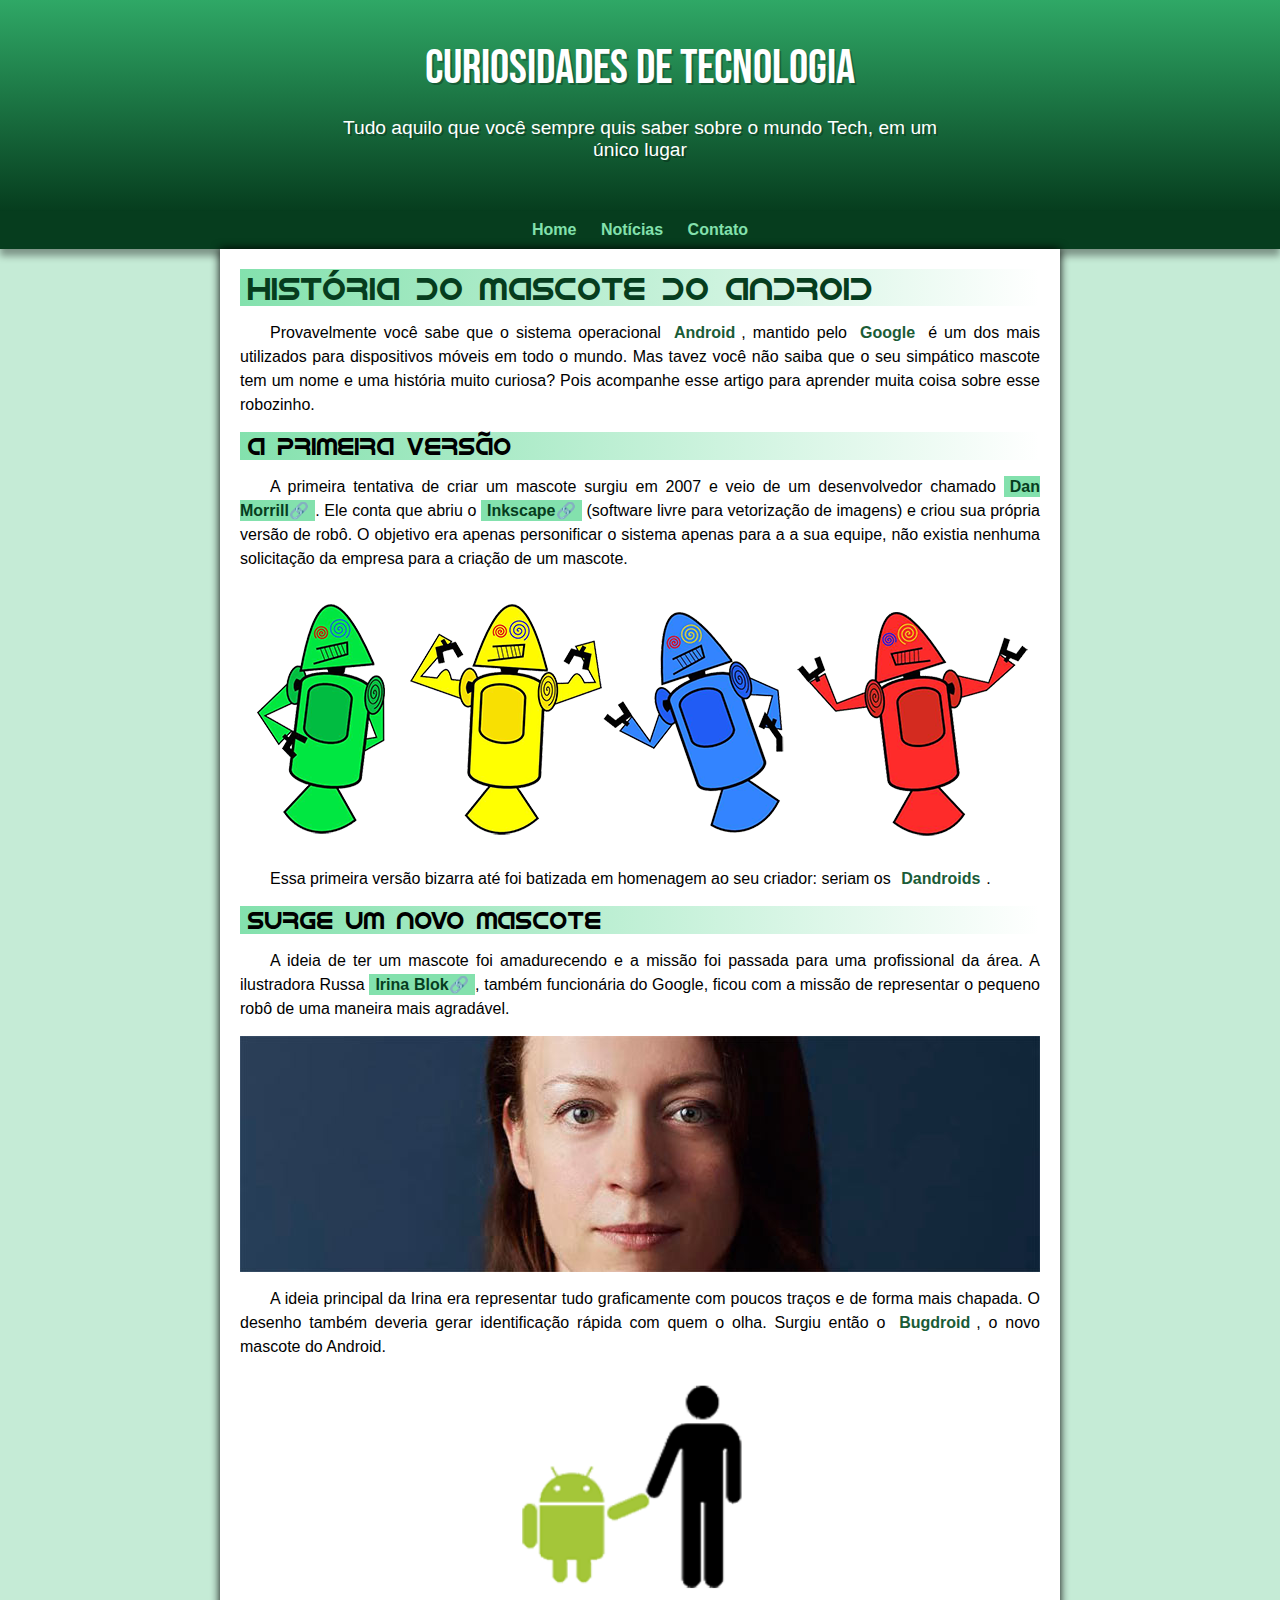
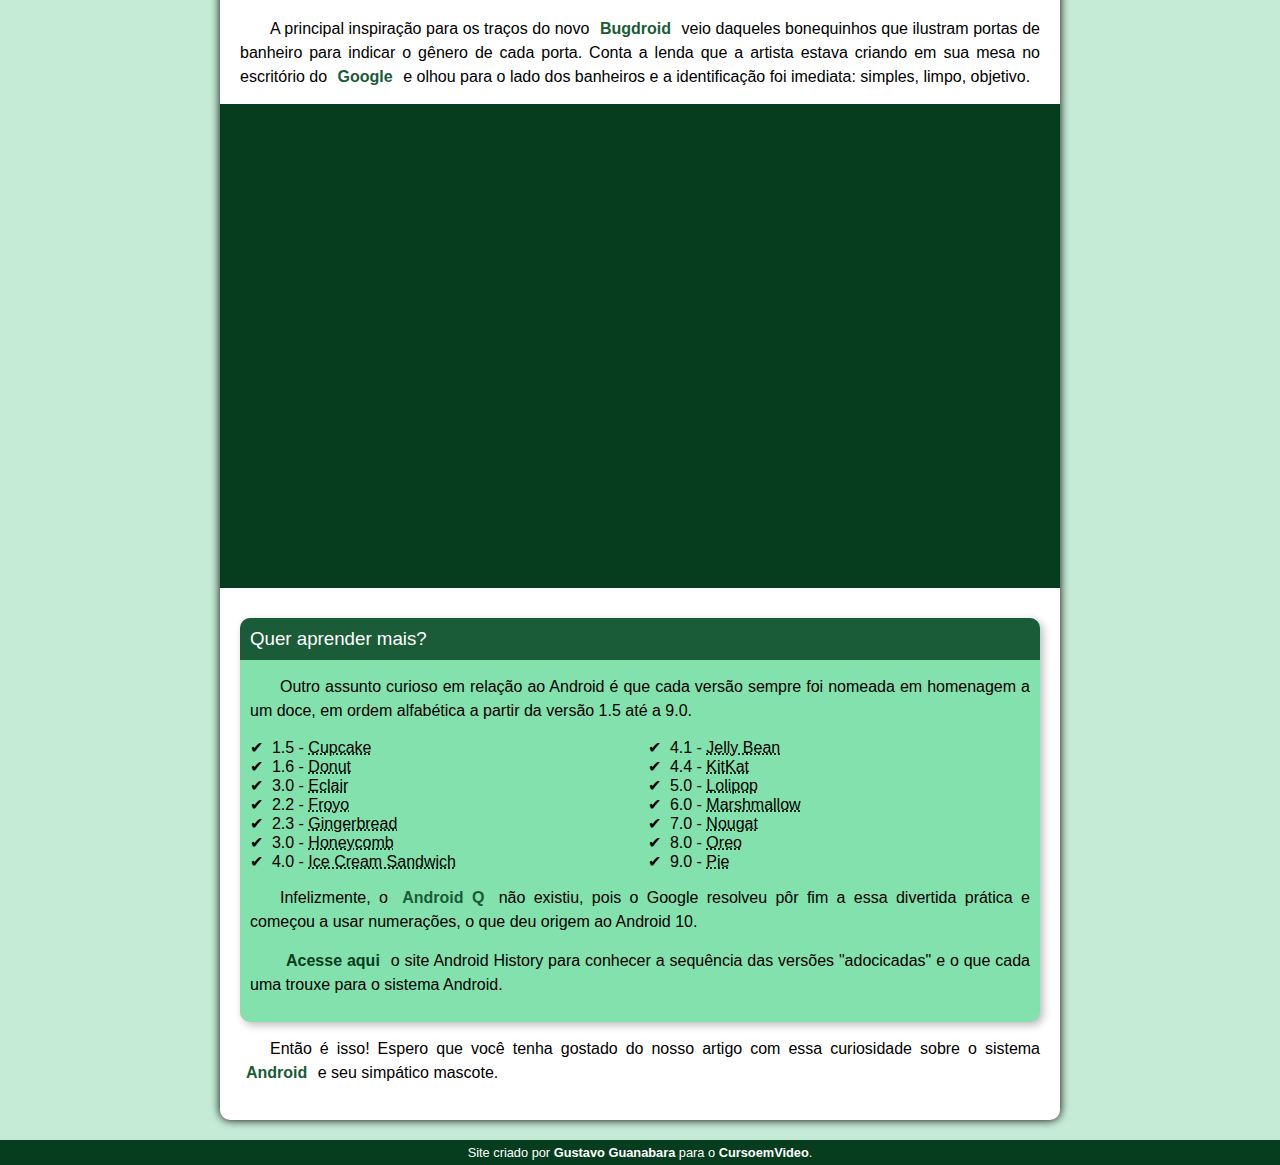
<file: projeto-android/index.html>
<!DOCTYPE html>
<html lang="en">
<head>
    <meta charset="UTF-8">
    <meta http-equiv="X-UA-Compatible" content="IE=edge">
    <meta name="viewport" content="width=device-width, initial-scale=1.0">
    <title>Desafio 10</title>
    <link rel="stylesheet" href="style.css">
    <link rel="shortcut icon" href="favicon.ico" type="image/x-icon">
</head>
<body>
    <header>
        <h1>Curiosidades de Tecnologia</h1>
        <p>Tudo aquilo que você sempre quis saber sobre o mundo Tech, em um único lugar</p>
    </header>
    <nav>
        <a href="#">Home</a>
        <a href="#">Notícias</a>
        <a href="#">Contato</a>
    </nav>
    <main>
        <article>
            <h1>História do Mascote do Android</h1>
            
            <p>Provavelmente você sabe que o sistema operacional <strong>Android</strong>, mantido pelo <strong>Google</strong> é um dos mais utilizados para dispositivos móveis em todo o mundo. Mas tavez você não saiba que o seu simpático mascote tem um nome e uma história muito curiosa? Pois acompanhe esse artigo para aprender muita coisa sobre esse robozinho.</p>

            <h2>A primeira versão</h2>

            <p>A primeira tentativa de criar um mascote surgiu em 2007 e veio de um desenvolvedor chamado <a href="https://androidcommunity.com/dan-morrill-shows-us-the-android-mascot-that-almost-was-20130103/" target="_blank" class="externo">Dan Morrill</a>. Ele conta que abriu o <a href="https://inkscape.org/" target="_blank" class="externo">Inkscape</a> (software livre para vetorização de imagens) e criou sua própria versão de robô. O objetivo era apenas personificar o sistema apenas para a a sua equipe, não existia nenhuma solicitação da empresa para a criação de um mascote.</p>

            <picture>
                <source media="(max-width: 600px)" srcset="imagens/dan-droids-pq.png">
                <img src="imagens/dan-droids.png" alt="Dandroids, primeira versão do Android">
            </picture>

            <p>Essa primeira versão bizarra até foi batizada em homenagem ao seu criador: seriam os <strong>Dandroids</strong>.</p>

            <h2>Surge um novo mascote</h2>

            <p>A ideia de ter um mascote foi amadurecendo e a missão foi passada para uma profissional da área. A ilustradora Russa <a href="https://www.irinablok.com/" target="_blank" class="externo">Irina Blok</a>, também funcionária do Google, ficou com a missão de representar o pequeno robô de uma maneira mais agradável.</p>

            <picture>
                <source media="(max-width: 600px)" srcset="imagens/irina-blok-pq.jpg">
                <img src="imagens/irina-blok.jpg" alt="Irina Blok, criadora do Android">
            </picture>

            <p>A ideia principal da Irina era representar tudo graficamente com poucos traços e de forma mais chapada. O desenho também deveria gerar identificação rápida com quem o olha. Surgiu então o <strong>Bugdroid</strong>, o novo mascote do Android.</p>

            <picture>
                <img  class="imgbugdroid" src="imagens/bugdroid.png" alt="Bugdroid, versão atual do Android">
            </picture>

            <p>A principal inspiração para os traços do novo <strong>Bugdroid</strong> veio daqueles bonequinhos que ilustram portas de banheiro para indicar o gênero de cada porta. Conta a lenda que a artista estava criando em sua mesa no escritório do <strong>Google</strong> e olhou para o lado dos banheiros e a identificação foi imediata: simples, limpo, objetivo.</p>

            <div class="video">
                <iframe width="560" height="315" src="https://www.youtube.com/embed/l2UDgpLz20M" title="YouTube video player" frameborder="0" allow="accelerometer; autoplay; clipboard-write; encrypted-media; gyroscope; picture-in-picture" allowfullscreen></iframe>
            </div>
            
            <aside>
                <h3>Quer aprender mais?</h3>
                <p>Outro assunto curioso em relação ao Android é que cada versão sempre foi nomeada em homenagem a um doce, em ordem alfabética a partir da versão 1.5 até a 9.0.</p>
                <ul>
                    <li>1.5 - <abbr title="Bolo de Copo">Cupcake</abbr></li>
                    <li>1.6 - <abbr title="Rosquinha">Donut</abbr></li>
                    <li>3.0 - <abbr title="Bomba">Eclair</abbr></li>
                    <li>2.2 - <abbr title="Iogurte Congelado">Froyo</abbr></li>
                    <li>2.3 - <abbr title="Biscoito de Gengibre">Gingerbread</abbr></li>
                    <li>3.0 - <abbr title="Favo de Mel">Honeycomb</abbr></li>
                    <li>4.0 - <abbr title="Sanduiche de Sorvete">Ice Cream Sandwich</abbr></li>
                    <li>4.1 - <abbr title="Jujuba">Jelly Bean</abbr></li>
                    <li>4.4 - <abbr title="KitKat">KitKat</abbr></li>
                    <li>5.0 - <abbr title="Pirulito">Lolipop</abbr></li>
                    <li>6.0 - <abbr title="Marshmallow">Marshmallow</abbr></li>
                    <li>7.0 - <abbr title="Torrone">Nougat</abbr></li>
                    <li>8.0 - <abbr title="Oreo">Oreo</abbr></li>
                    <li>9.0 - <abbr title="Torta">Pie</abbr></li>
                </ul>
                <p>Infelizmente, o <strong>Android Q</strong> não existiu, pois o Google resolveu pôr fim a essa divertida prática e começou a usar numerações, o que deu origem ao Android 10.</p>
                <p><a href="https://pt.wikipedia.org/wiki/Hist%C3%B3rico_de_vers%C3%B5es_do_Android" target="_blank">Acesse aqui</a> o site Android History para conhecer a sequência das versões "adocicadas" e o que cada uma trouxe para o sistema Android.</p>
            </aside>

            <p>Então é isso! Espero que você tenha gostado do nosso artigo com essa curiosidade sobre o sistema <strong>Android</strong> e seu simpático mascote.</p>
        </article>
    </main>
    <footer>
        <p>Site criado por <a href="https://gustavoguanabara.github.io/" target="_blank">Gustavo Guanabara</a> para o <a href="https://www.youtube.com/c/CursoemV%C3%ADdeo">CursoemVideo</a>.</p>
    </footer>
</body>
</html>
</file>
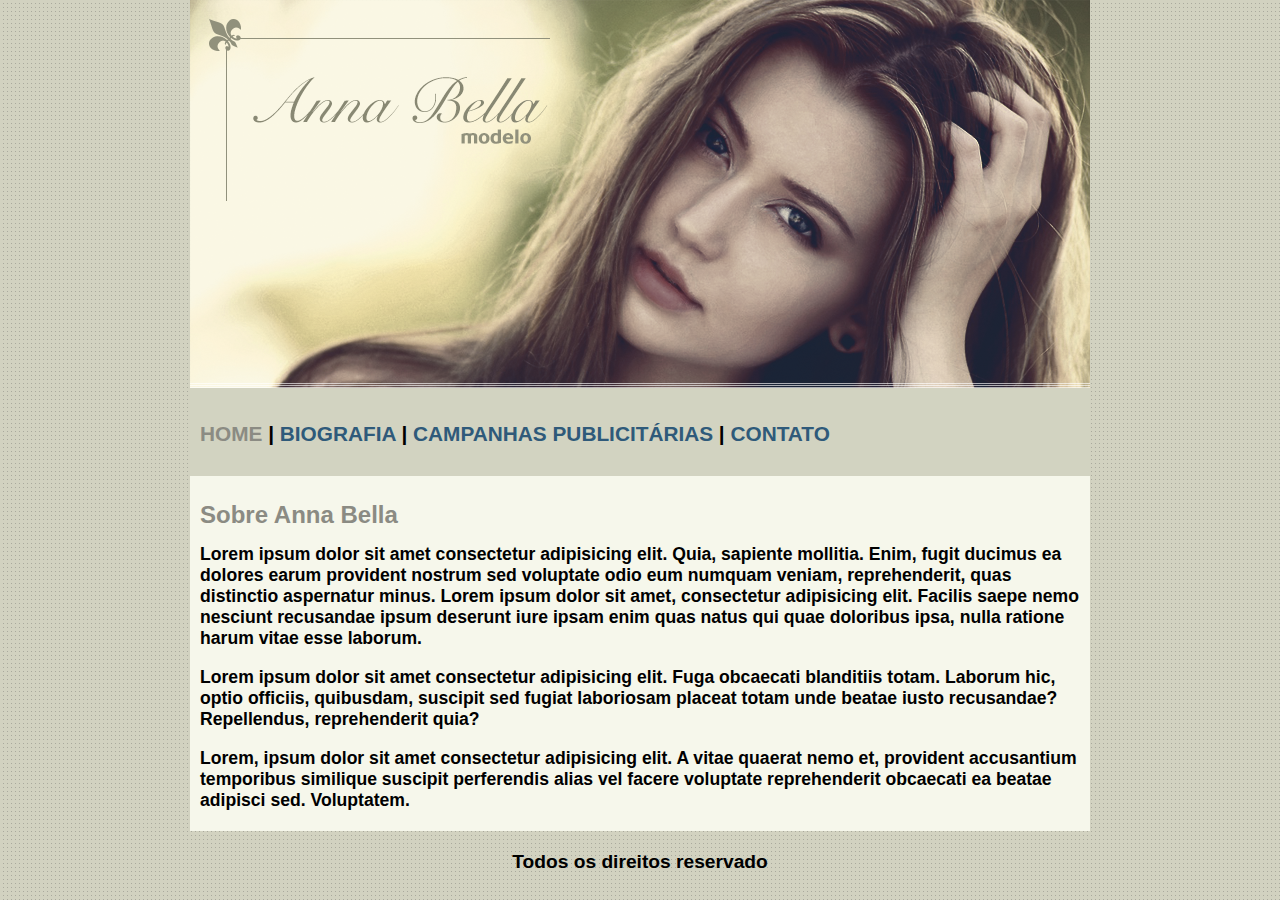
<file: projeto-annabella/index.html>
<!DOCTYPE html>
<html lang="en">
<head>
    <meta charset="UTF-8">
    <meta http-equiv="X-UA-Compatible" content="IE=edge">
    <meta name="viewport" content="width=device-width, initial-scale=1.0">
    <title>Pagina Principal</title>
    <link rel="stylesheet" href="style.css">
</head>
<body id="home">
    <header>
        <img src="imagens/capa.png" alt="Anna Bella">
        <nav>
            <a href="#" class="home">HOME</a> |
            <a href="biografia.html" class="bio">BIOGRAFIA</a> |
            <a href="campanhas.html" class="campanhas">CAMPANHAS PUBLICITÁRIAS</a> |
            <a href="contato.html" class="contato">CONTATO</a>
        </nav>
    </header>
    <main>
        <h2>Sobre Anna Bella</h2>
        <p>Lorem ipsum dolor sit amet consectetur adipisicing elit. Quia, sapiente mollitia. Enim, fugit ducimus ea dolores earum provident nostrum sed voluptate odio eum numquam veniam, reprehenderit, quas distinctio aspernatur minus. Lorem ipsum dolor sit amet, consectetur adipisicing elit. Facilis saepe nemo nesciunt recusandae ipsum deserunt iure ipsam enim quas natus qui quae doloribus ipsa, nulla ratione harum vitae esse laborum.</p>
        <br>
        <p>Lorem ipsum dolor sit amet consectetur adipisicing elit. Fuga obcaecati blanditiis totam. Laborum hic, optio officiis, quibusdam, suscipit sed fugiat laboriosam placeat totam unde beatae iusto recusandae? Repellendus, reprehenderit quia?</p>
        <br>
        <p>Lorem, ipsum dolor sit amet consectetur adipisicing elit. A vitae quaerat nemo et, provident accusantium temporibus similique suscipit perferendis alias vel facere voluptate reprehenderit obcaecati ea beatae adipisci sed. Voluptatem.</p>
    </main>
    <footer>Todos os direitos reservado</footer>
</body>
</html>
</file>
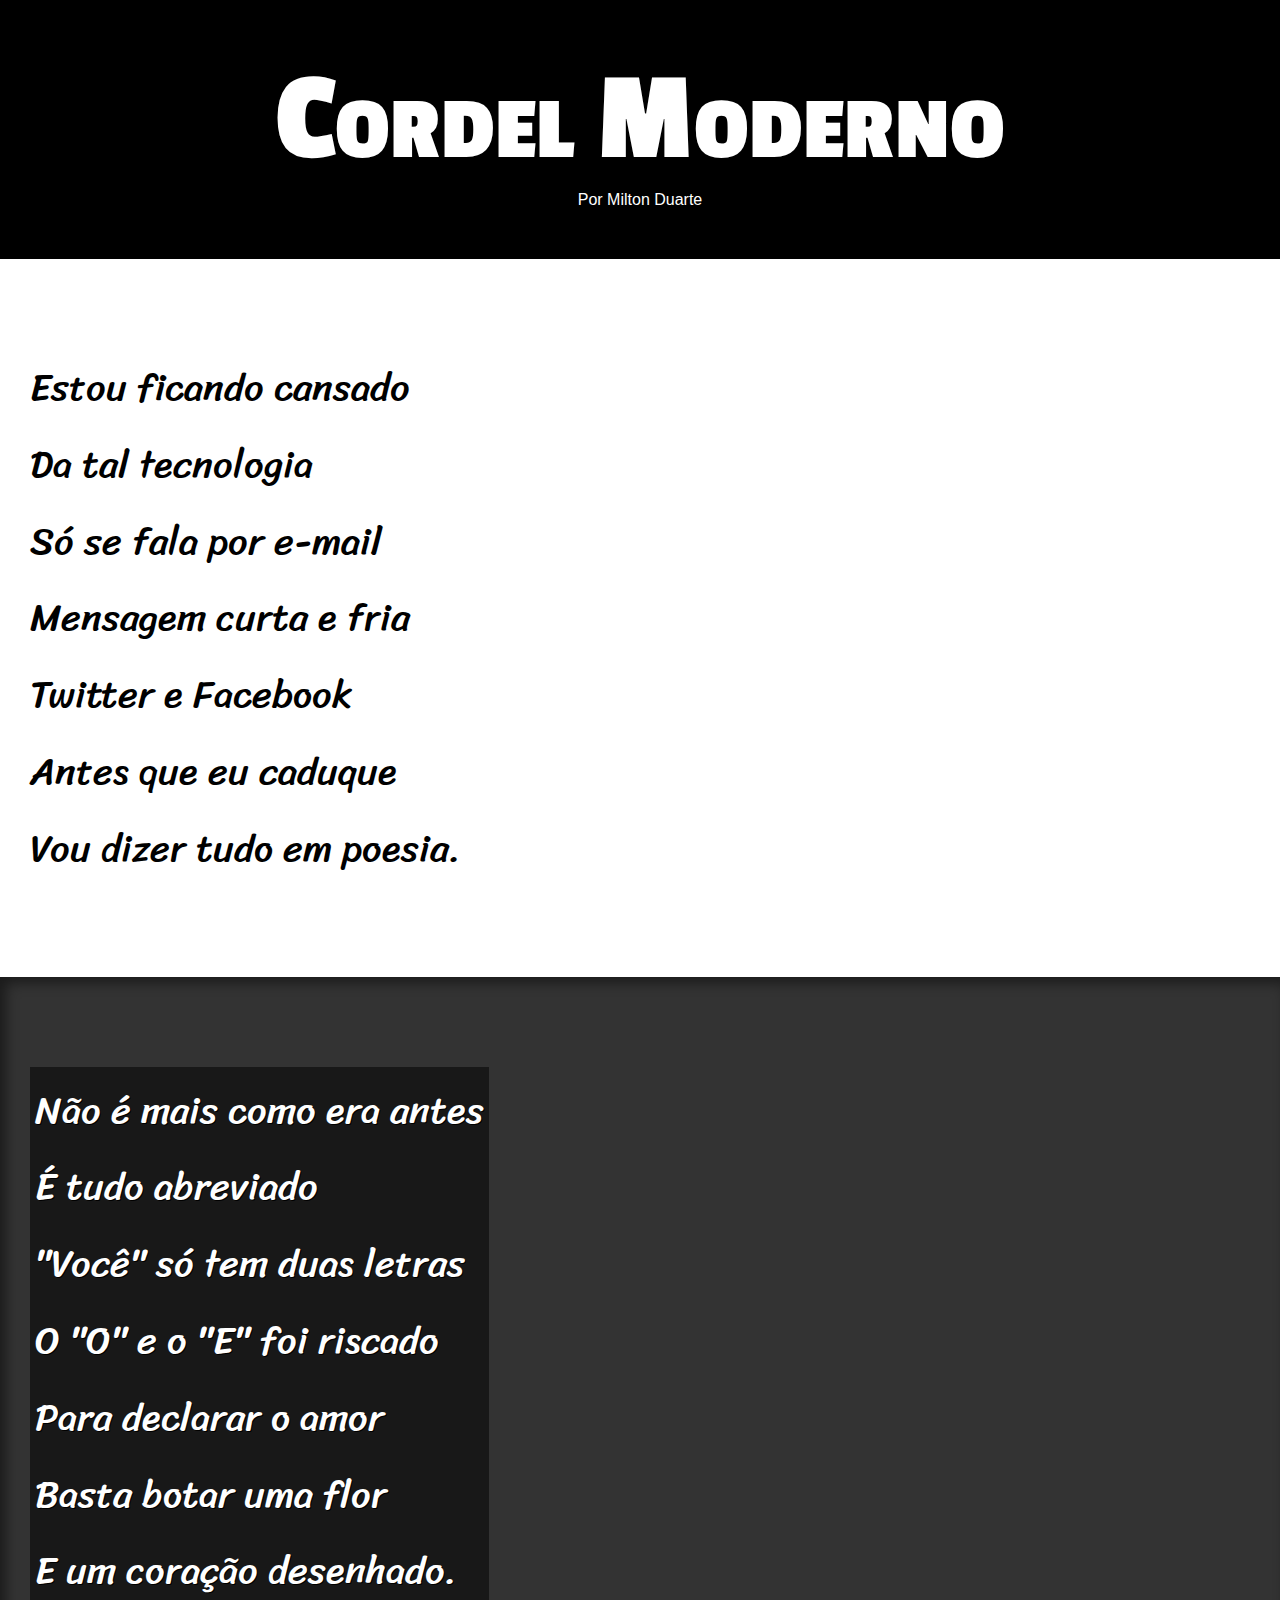
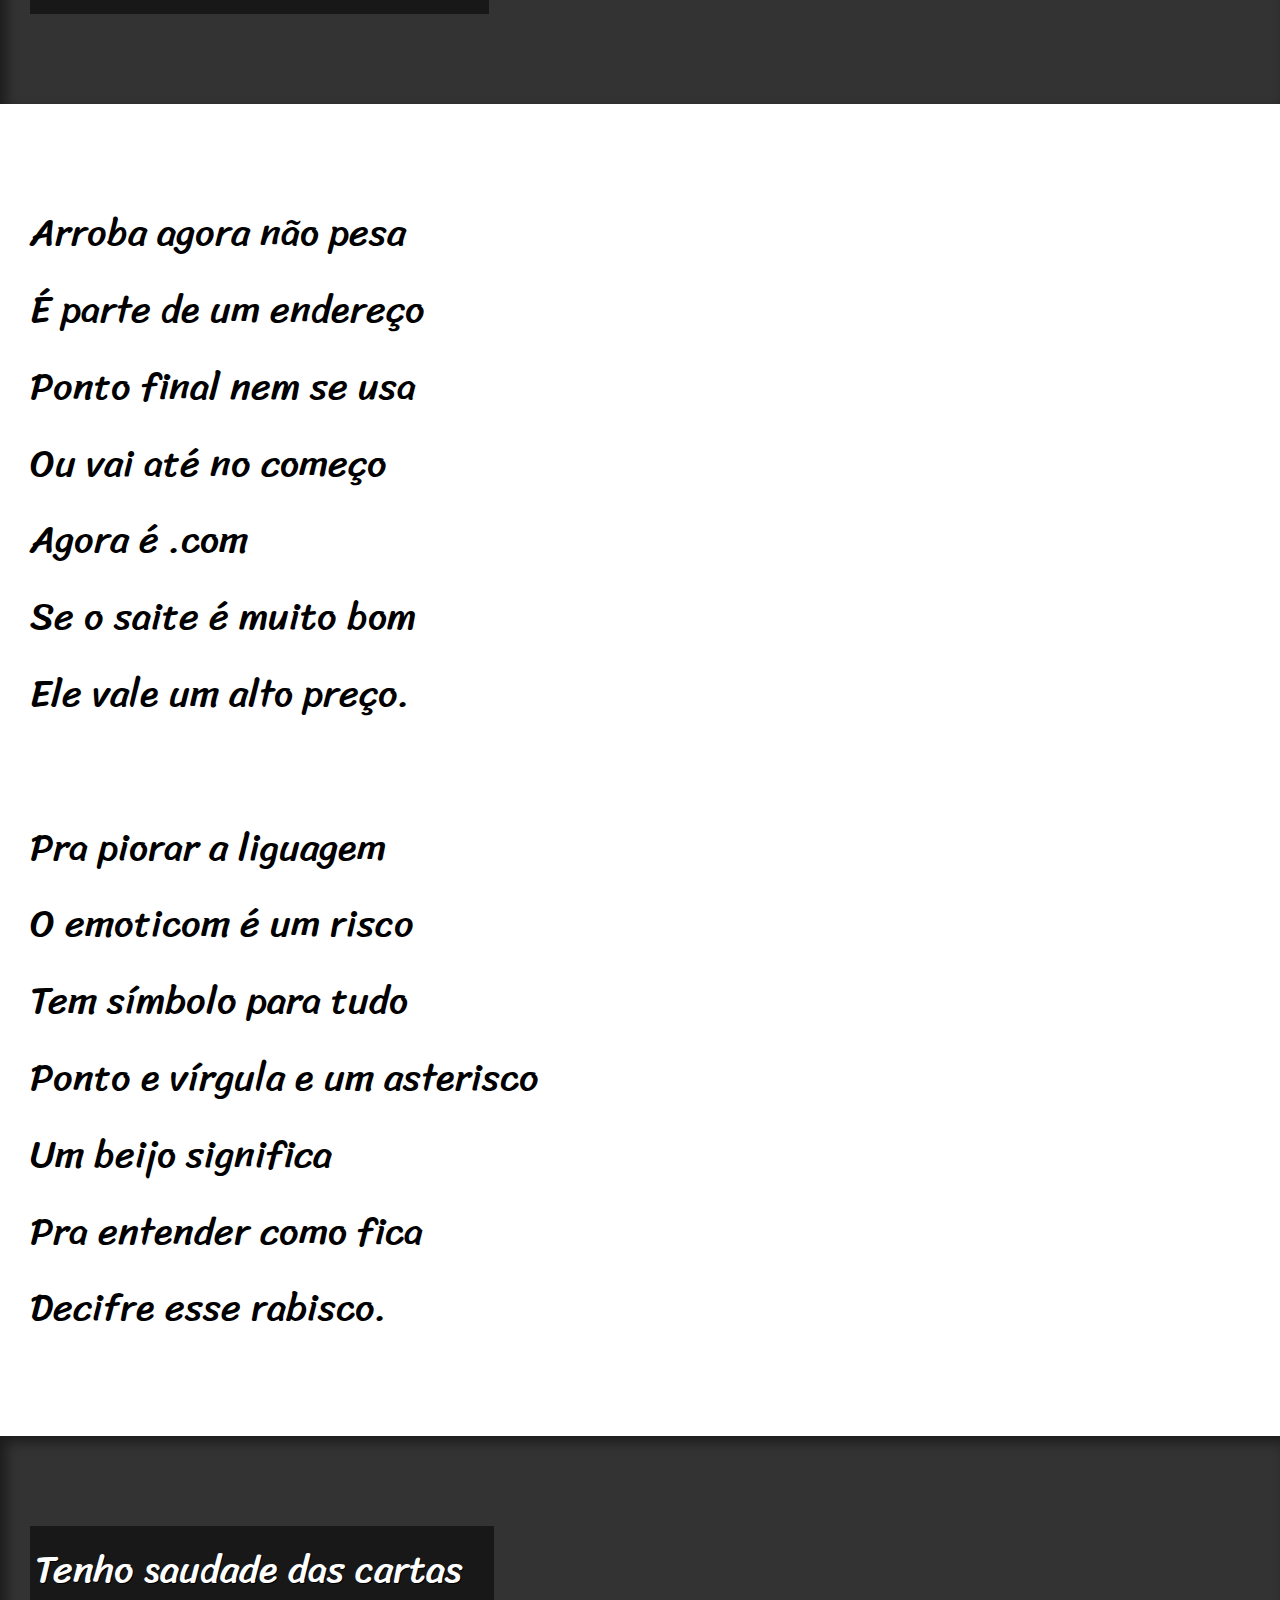
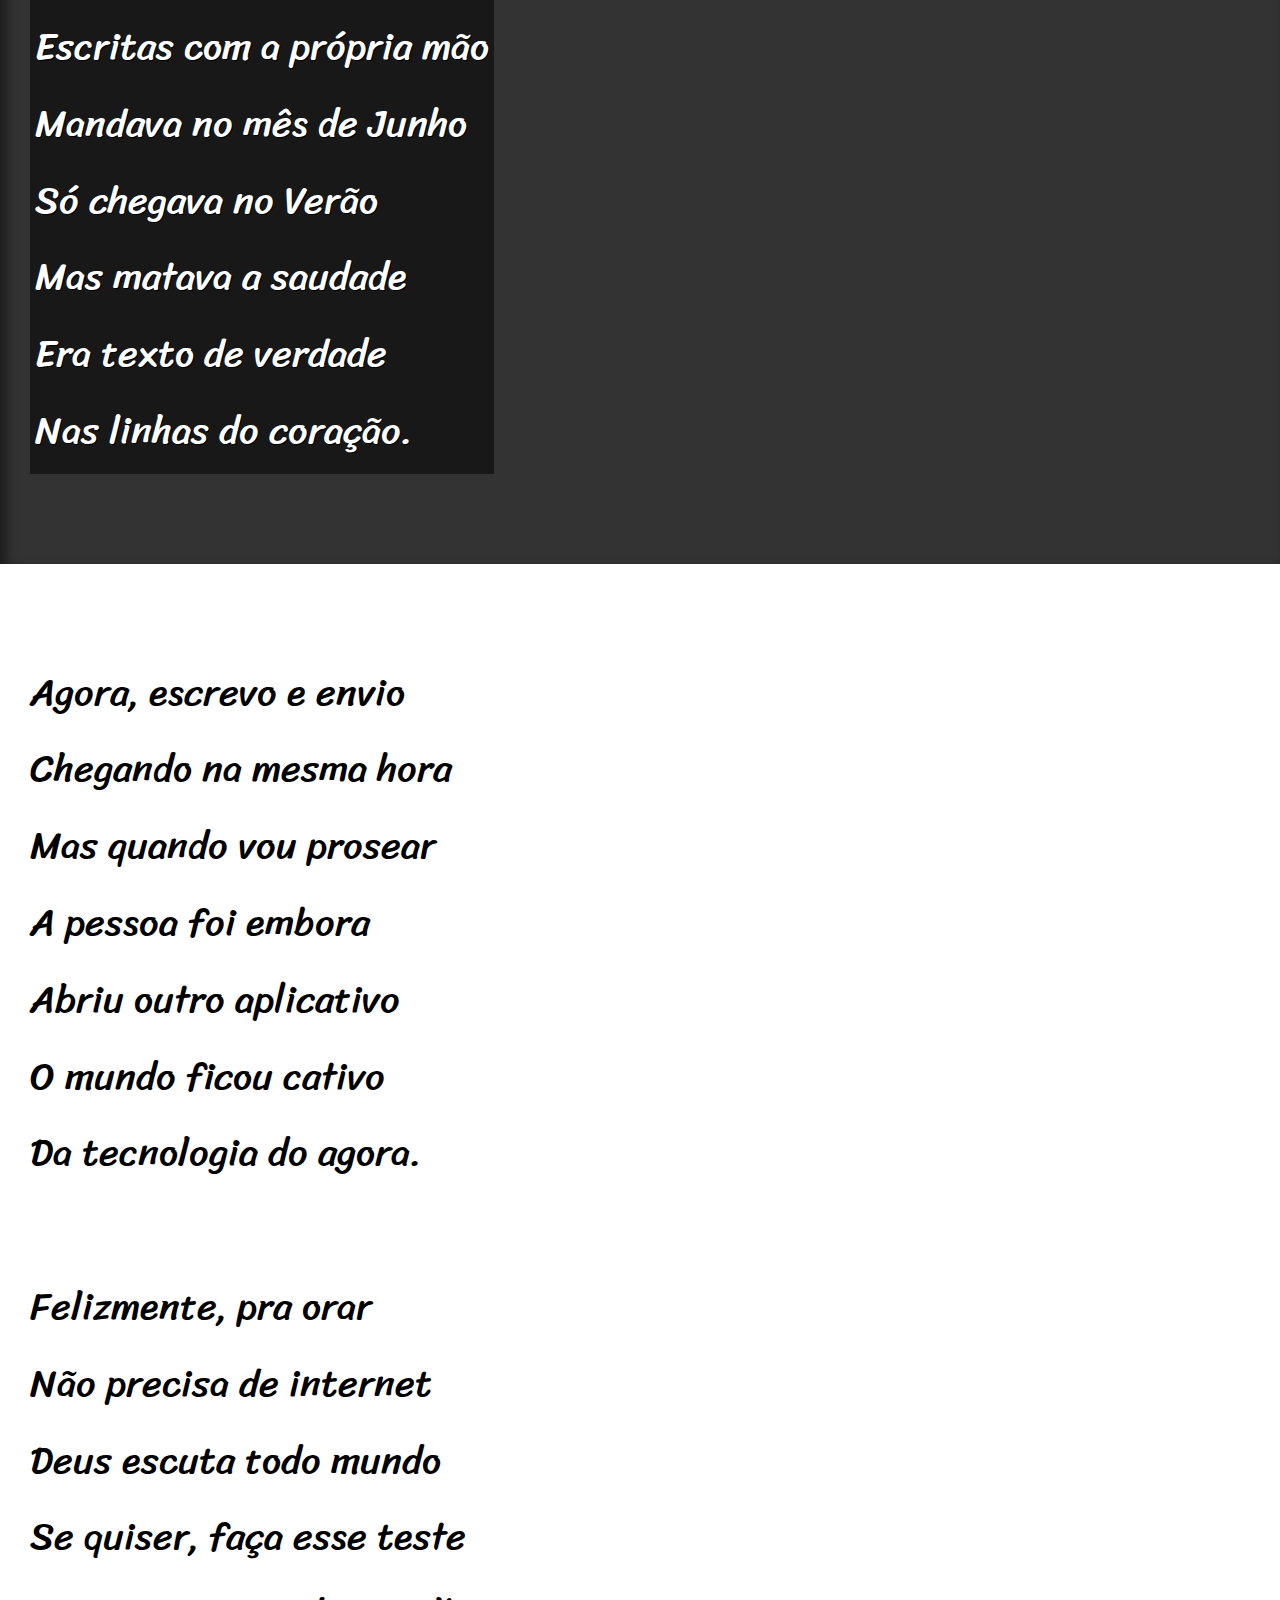
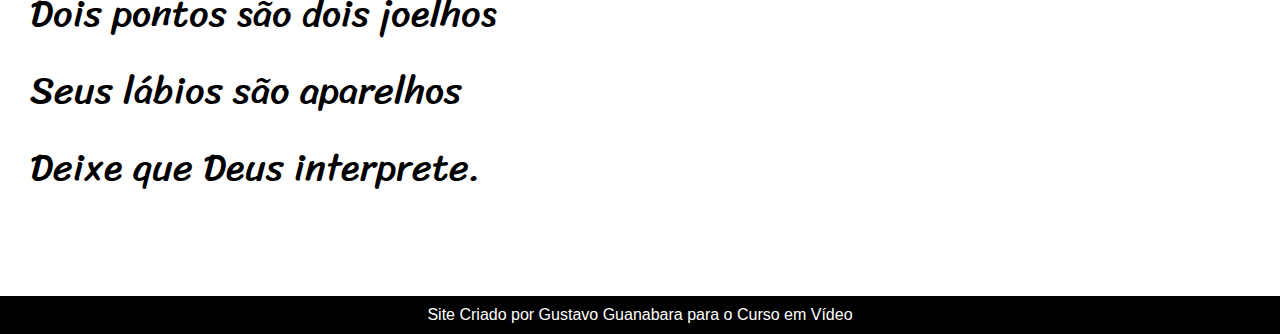
<file: projeto-cordel/index.html>
<!DOCTYPE html>
<html lang="pt-br">
<head>
    <meta charset="UTF-8">
    <meta http-equiv="X-UA-Compatible" content="IE=edge">
    <meta name="viewport" content="width=device-width, initial-scale=1.0">
    <title>Cordel Moderno</title>
    <link rel="stylesheet" href="style.css">
</head>
<body>
    <main>
        <header>
            <h1>Cordel Moderno</h1>
            <p>Por <a href="https://www.recantodasletras.com.br/poesias/3186743" target="_blank">Milton Duarte</a></p>
        </header>
       
        <section class="normal">
            <p>
                Estou ficando cansado<br>
                Da tal tecnologia<br>
                Só se fala por e-mail<br>
                Mensagem curta e fria<br>
                Twitter e Facebook<br>
                Antes que eu caduque<br>
                Vou dizer tudo em poesia.<br>
            </p>
        </section>

        <section class="imagem" id="img01">
            <p>
                Não é mais como era antes<br>
                É tudo abreviado<br>
                "Você" só tem duas letras<br>
                O "O" e o "E" foi riscado<br>
                Para declarar o amor<br>
                Basta botar uma flor<br>
                E um coração desenhado.<br>
            </p>
        </section>

        <section class="normal">
            <p>
                Arroba agora não pesa<br>
                É parte de um endereço<br>
                Ponto final nem se usa<br>
                Ou vai até no começo<br>
                Agora é .com<br>
                Se o saite é muito bom<br>
                Ele vale um alto preço.<br>
            </p>
            <br>
            <p>
                Pra piorar a liguagem<br>
                O emoticom é um risco<br>
                Tem símbolo para tudo<br>
                Ponto e vírgula e um asterisco<br>
                Um beijo significa<br>
                Pra entender como fica<br>
                Decifre esse rabisco.<br>
            </p>
        </section>

        <section class="imagem"id="img02">
            <p>
                Tenho saudade das cartas<br>
                Escritas com a própria mão<br>
                Mandava no mês de Junho<br>
                Só chegava no Verão<br>
                Mas matava a saudade<br>
                Era texto de verdade<br>
                Nas linhas do coração.<br>
            </p>
        </section>

        <section class="normal">
            <p>
                Agora, escrevo e envio<br>
                Chegando na mesma hora<br>
                Mas quando vou prosear<br>
                A pessoa foi embora<br>
                Abriu outro aplicativo<br>
                O mundo ficou cativo<br>
                Da tecnologia do agora.<br>
            </p>
            <br>
            <p>
                Felizmente, pra orar<br>
                Não precisa de internet<br>
                Deus escuta todo mundo<br>
                Se quiser, faça esse teste<br>
                Dois pontos são dois joelhos<br>
                Seus lábios são aparelhos<br>
                Deixe que Deus interprete.<br>
            </p>
        </section>
    </main>
    <footer>
        <p>Site Criado por Gustavo Guanabara para o Curso em Vídeo</p>
    </footer>
</body>
</html>
</file>
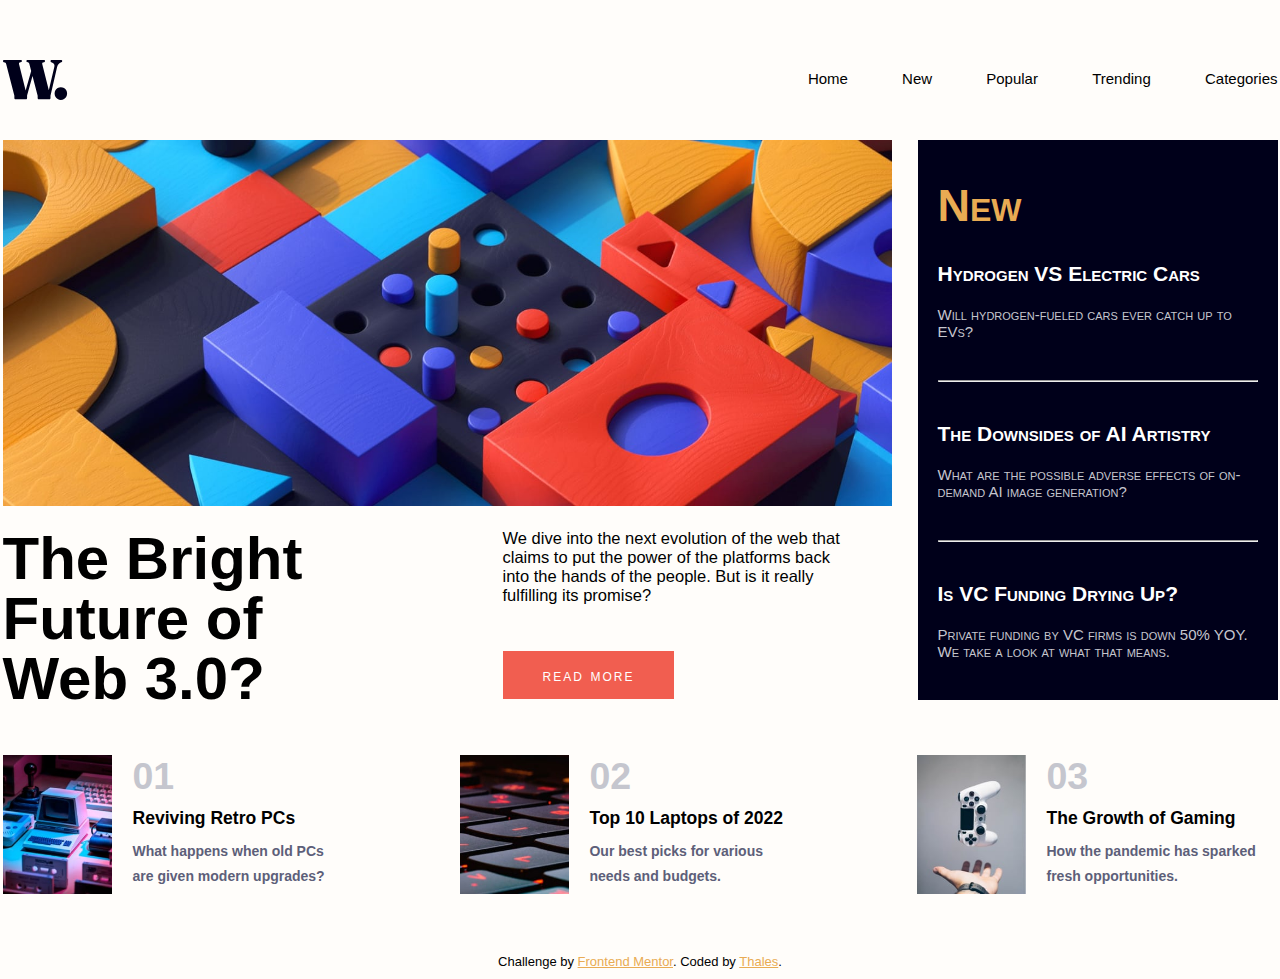
<file: projeto-newshomepage/index.html>
<!DOCTYPE html>
<html lang="en">
<head>
  <meta charset="UTF-8">
  <meta name="viewport" content="width=device-width, initial-scale=1.0">
  <link rel="shortcut icon" href="./assets/images/favicon.ico" type="image/x-icon">
  <link rel="stylesheet" href="style.css">
  <title>Frontend Mentor | News homepage</title>
</head>
<body>
  <header>
    <img src="./assets/images/logo.svg" alt="">
    <nav>
      <a href="#">Home</a>
      <a href="#">New</a>
      <a href="#">Popular</a>
      <a href="#">Trending</a>
      <a href="#">Categories</a>
    </nav>
    <div class="clear"></div>
  </header>
  <main>
    <div class="main1">
      <img src="./assets/images/image-web-3-desktop.jpg" alt="">
      
      <div class="main1-2">
        <h2>The Bright Future of Web 3.0?</h2>
      </div>
      
      <div class="main1-2 kop">
        <p>
          We dive into the next evolution of the web that claims to put the power of the platforms back into the hands of the people.
          But is it really fulfilling its promise?
        </p>
        
        <a href="">read more</a>
      </div>
    </div>
    <div class="news1">
      <h1>New</h1>

      <h2>Hydrogen VS Electric Cars</h2>
      <p>Will hydrogen-fueled cars ever catch up to EVs?</p>
      
      <hr>
        
      <h2>The Downsides of AI Artistry</h2>
      <p>What are the possible adverse effects of on-demand AI image generation?</p>
      
      <hr>
       
      <h2>Is VC Funding Drying Up?</h2>
      <p>Private funding by VC firms is down 50% YOY. We take a look at what that means.</p>
    </div>
    <div class="side1">
      <div class="side1-2 kip">
        <img src="./assets/images/image-retro-pcs.jpg" alt="">
        <h2>01</h2>
        <h3>Reviving Retro PCs</h3>
        <p>What happens when old PCs are given modern upgrades?</p>
      </div>
      
      <div class="side1-2 kip">
        <img src="./assets/images/image-top-laptops.jpg" alt="">
        <h2>02</h2>
        <h3>Top 10 Laptops of 2022</h3>
        <p>Our best picks for various needs and budgets.</p>
      </div>
      
      <div class="side1-2">
        <img src="./assets/images/image-gaming-growth.jpg" alt="">
        <h2>03</h2>
        <h3>The Growth of Gaming</h3>
        <p>How the pandemic has sparked fresh opportunities.</p>
      </div>
    </div>

    <div class="clear"></div>
  </main>
  <footer>
    Challenge by <a href="https://www.frontendmentor.io?ref=challenge" target="_blank">Frontend Mentor</a>. 
    Coded by <a href="#">Thales</a>.
  </footer>
</body>
</html>
</file>
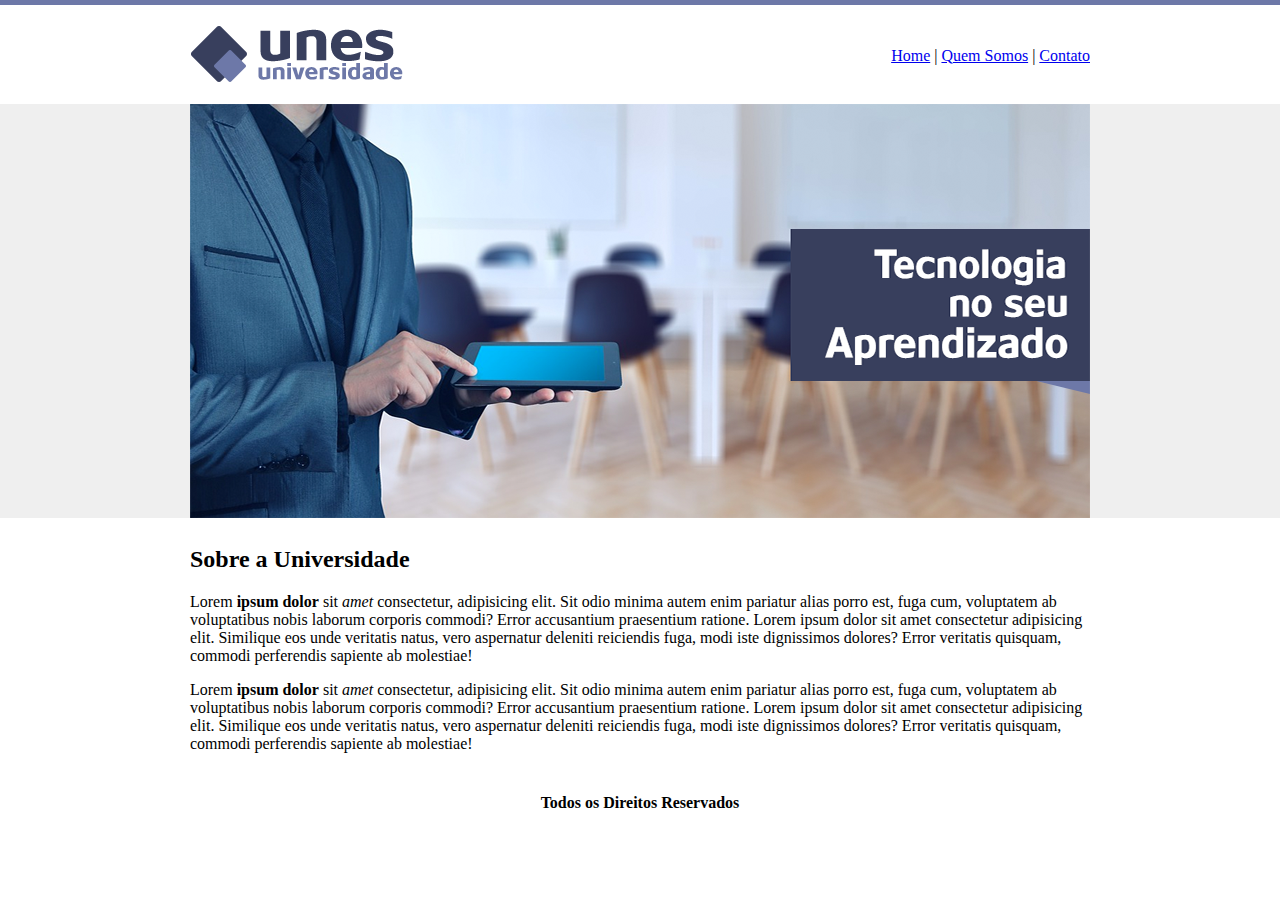
<file: projeto-unes/index.html>
<!DOCTYPE html>
<html lang="en">
<head>
    <meta charset="UTF-8">
    <meta http-equiv="X-UA-Compatible" content="IE=edge">
    <meta name="viewport" content="width=device-width, initial-scale=1.0">
    <title>UNES - Página Principal</title>
</head>
<body background="imagens/fundo.png">
    <table border="0" width="900" align="center">
        <tr>
            <td height="89"><img src="imagens/logo.png" alt=""></td>
            <td align="right"><a href="#">Home</a> | <a href="quem-somos.html">Quem Somos</a> | <a href="contato.html">Contato</a></td>
        </tr>

        <tr>
            <td colspan="2"><img src="imagens/capa.png" alt=""></td>
        </tr>

        <tr>
            <td colspan="2">
                <h2>Sobre a Universidade</h2>
                <p>Lorem <strong>ipsum dolor</strong> sit <em>amet</em> consectetur, adipisicing elit. Sit odio minima autem enim pariatur alias porro est, fuga cum, voluptatem ab voluptatibus nobis laborum corporis commodi? Error accusantium praesentium ratione. Lorem ipsum dolor sit amet consectetur adipisicing elit. Similique eos unde veritatis natus, vero aspernatur deleniti reiciendis fuga, modi iste dignissimos dolores? Error veritatis quisquam, commodi perferendis sapiente ab molestiae!</p>

                <p>Lorem <strong>ipsum dolor</strong> sit <em>amet</em> consectetur, adipisicing elit. Sit odio minima autem enim pariatur alias porro est, fuga cum, voluptatem ab voluptatibus nobis laborum corporis commodi? Error accusantium praesentium ratione. Lorem ipsum dolor sit amet consectetur adipisicing elit. Similique eos unde veritatis natus, vero aspernatur deleniti reiciendis fuga, modi iste dignissimos dolores? Error veritatis quisquam, commodi perferendis sapiente ab molestiae!</p>
            </td>
        </tr>

        <tr>
            <td colspan="2" align="center">
                <h4>Todos os Direitos Reservados</h4>
            </td>
        </tr>
    </table>
</body>
</html>
</file>
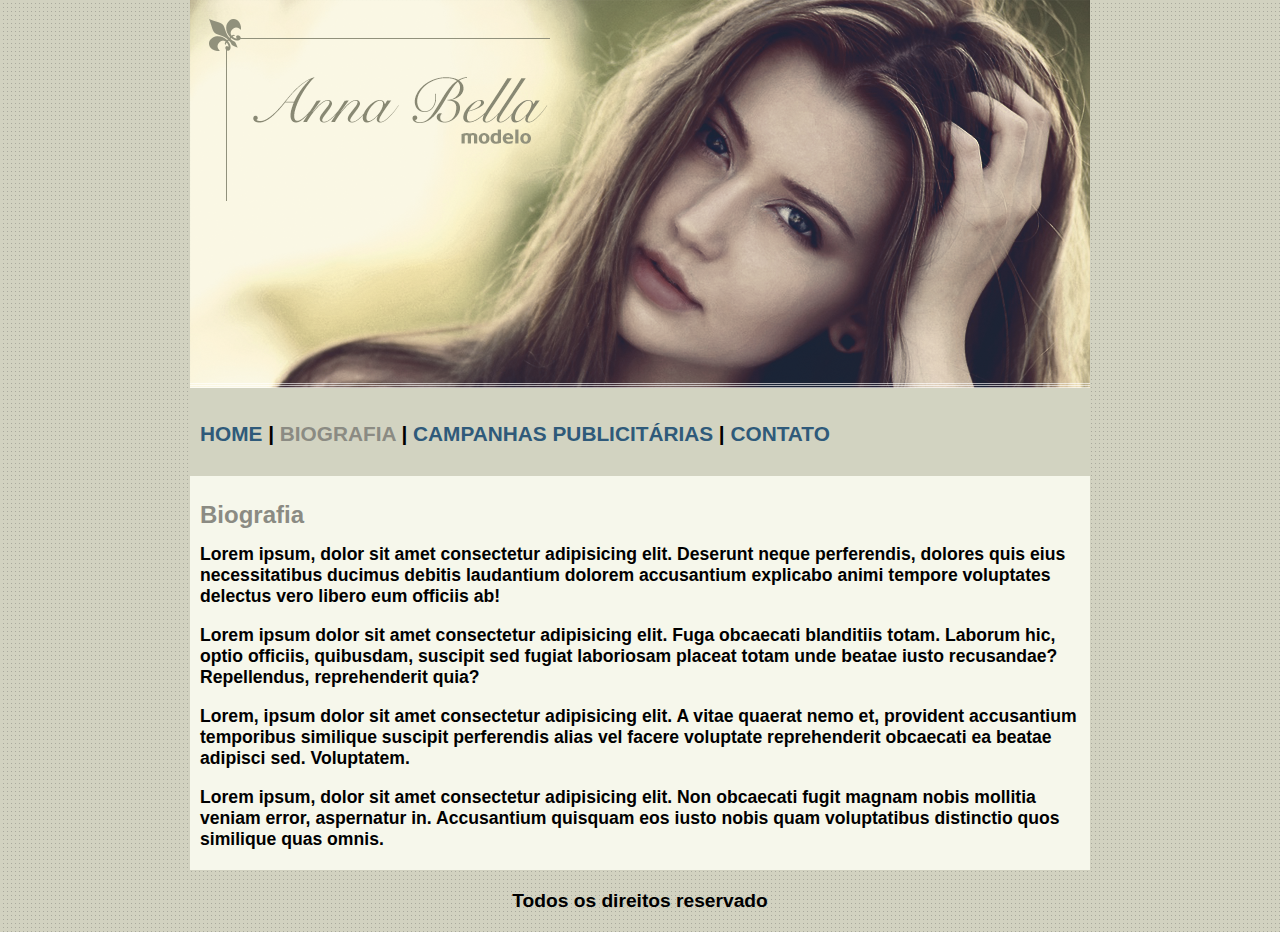
<file: projeto-annabella/biografia.html>
<!DOCTYPE html>
<html lang="en">
<head>
    <meta charset="UTF-8">
    <meta http-equiv="X-UA-Compatible" content="IE=edge">
    <meta name="viewport" content="width=device-width, initial-scale=1.0">
    <title>Biografia</title>
    <link rel="stylesheet" href="style.css">
</head>
<body id="bio">
    <header>
        <img src="imagens/capa.png" alt="Anna Bella">
        <nav>
            <a href="index.html" class="home">HOME</a> |
            <a href="#" class="bio">BIOGRAFIA</a> |
            <a href="campanhas.html" class="campanhas">CAMPANHAS PUBLICITÁRIAS</a> |
            <a href="contato.html" class="contato">CONTATO</a>
        </nav>
    </header>
    <main>
        <h2>Biografia</h2>
        <p>Lorem ipsum, dolor sit amet consectetur adipisicing elit. Deserunt neque perferendis, dolores quis eius necessitatibus ducimus debitis laudantium dolorem accusantium explicabo animi tempore voluptates delectus vero libero eum officiis ab!</p>
        <br>
        <p>Lorem ipsum dolor sit amet consectetur adipisicing elit. Fuga obcaecati blanditiis totam. Laborum hic, optio officiis, quibusdam, suscipit sed fugiat laboriosam placeat totam unde beatae iusto recusandae? Repellendus, reprehenderit quia?</p>
        <br>
        <p>Lorem, ipsum dolor sit amet consectetur adipisicing elit. A vitae quaerat nemo et, provident accusantium temporibus similique suscipit perferendis alias vel facere voluptate reprehenderit obcaecati ea beatae adipisci sed. Voluptatem.</p>
        <br>
        <p>Lorem ipsum, dolor sit amet consectetur adipisicing elit. Non obcaecati fugit magnam nobis mollitia veniam error, aspernatur in. Accusantium quisquam eos iusto nobis quam voluptatibus distinctio quos similique quas omnis.</p>
    </main>
    <footer>Todos os direitos reservado</footer>
</body>
</html>
</file>
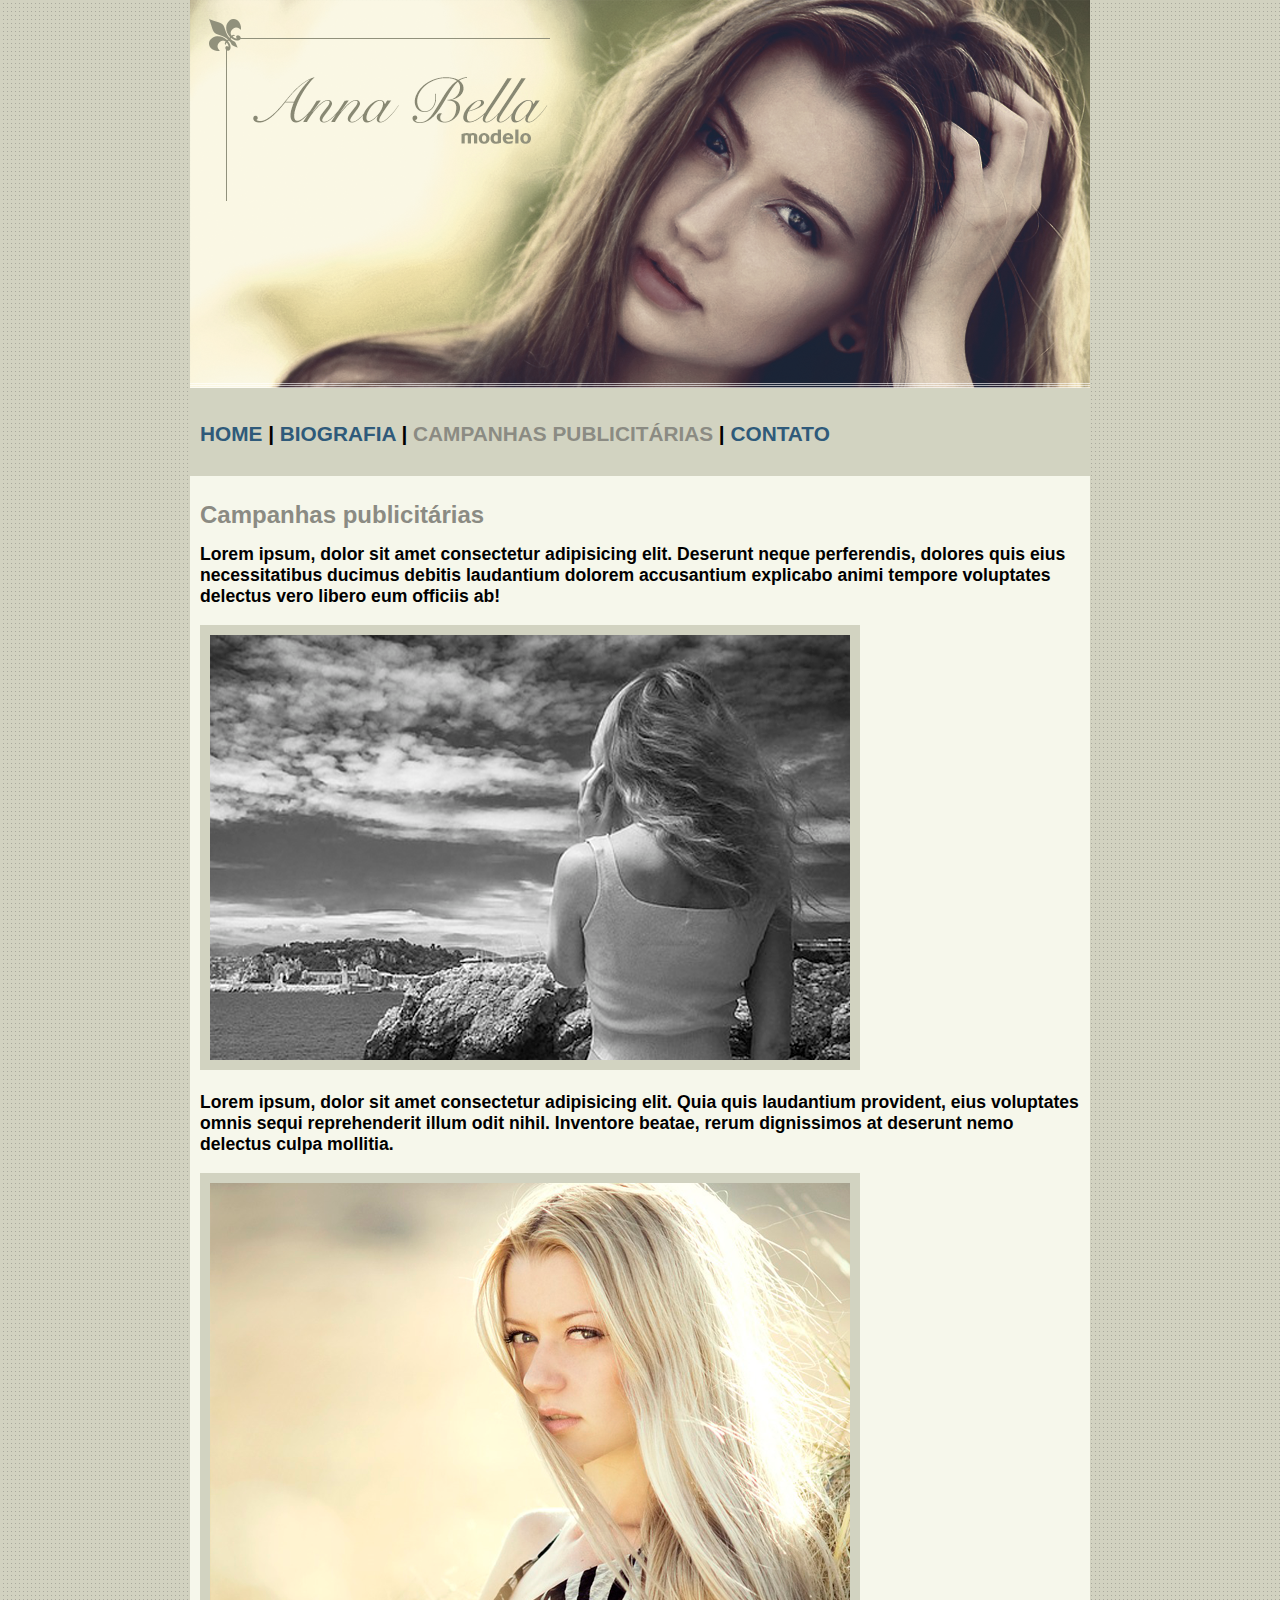
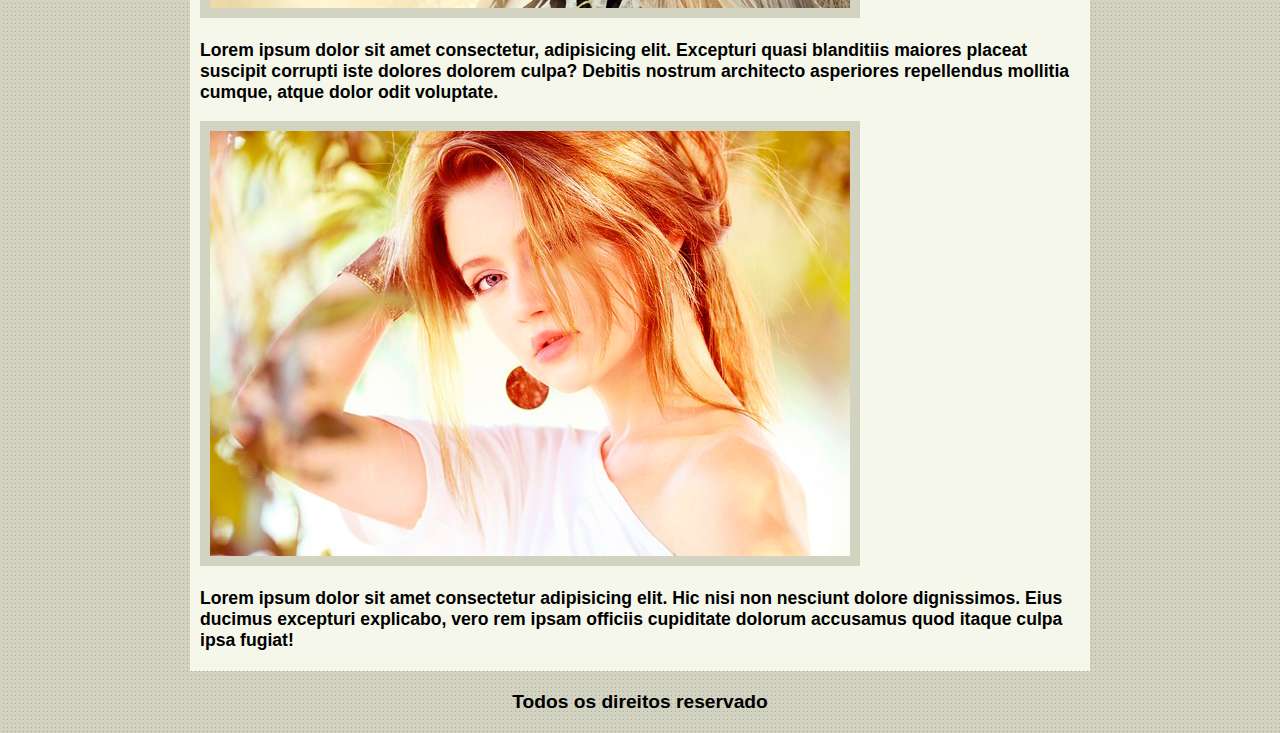
<file: projeto-annabella/campanhas.html>
<!DOCTYPE html>
<html lang="en">
<head>
    <meta charset="UTF-8">
    <meta http-equiv="X-UA-Compatible" content="IE=edge">
    <meta name="viewport" content="width=device-width, initial-scale=1.0">
    <title>Campanhas Publicitárias</title>
    <link rel="stylesheet" href="style.css">
</head>
<body id="campanhas">
    <header>
        <img src="imagens/capa.png" alt="Anna Bella">
        <nav>
            <a href="index.html" class="home">HOME</a> |
            <a href="biografia.html" class="bio">BIOGRAFIA</a> |
            <a href="#" class="campanhas">CAMPANHAS PUBLICITÁRIAS</a> |
            <a href="contato.html" class="contato">CONTATO</a>
        </nav>
    </header>
    <main>
        <h2>Campanhas publicitárias</h2>
        <p>Lorem ipsum, dolor sit amet consectetur adipisicing elit. Deserunt neque perferendis, dolores quis eius necessitatibus ducimus debitis laudantium dolorem accusantium explicabo animi tempore voluptates delectus vero libero eum officiis ab!</p>
        <br>
        <div class="fundoimg">
            <img src="imagens/foto1.png" alt="">
        </div>
        <br>
        <p>Lorem ipsum, dolor sit amet consectetur adipisicing elit. Quia quis laudantium provident, eius voluptates omnis sequi reprehenderit illum odit nihil. Inventore beatae, rerum dignissimos at deserunt nemo delectus culpa mollitia.</p>
        <br>
        <div class="fundoimg">
            <img src="imagens/foto2.png" alt="">
        </div>
        <br>
        <p>Lorem ipsum dolor sit amet consectetur, adipisicing elit. Excepturi quasi blanditiis maiores placeat suscipit corrupti iste dolores dolorem culpa? Debitis nostrum architecto asperiores repellendus mollitia cumque, atque dolor odit voluptate.</p>
        <br>
        <div class="fundoimg">
            <img src="imagens/foto3.png" alt="">
        </div>
        <br>
        <p>Lorem ipsum dolor sit amet consectetur adipisicing elit. Hic nisi non nesciunt dolore dignissimos. Eius ducimus excepturi explicabo, vero rem ipsam officiis cupiditate dolorum accusamus quod itaque culpa ipsa fugiat!</p>
    </main>
    <footer>Todos os direitos reservado</footer>
</body>
</html>
</file>
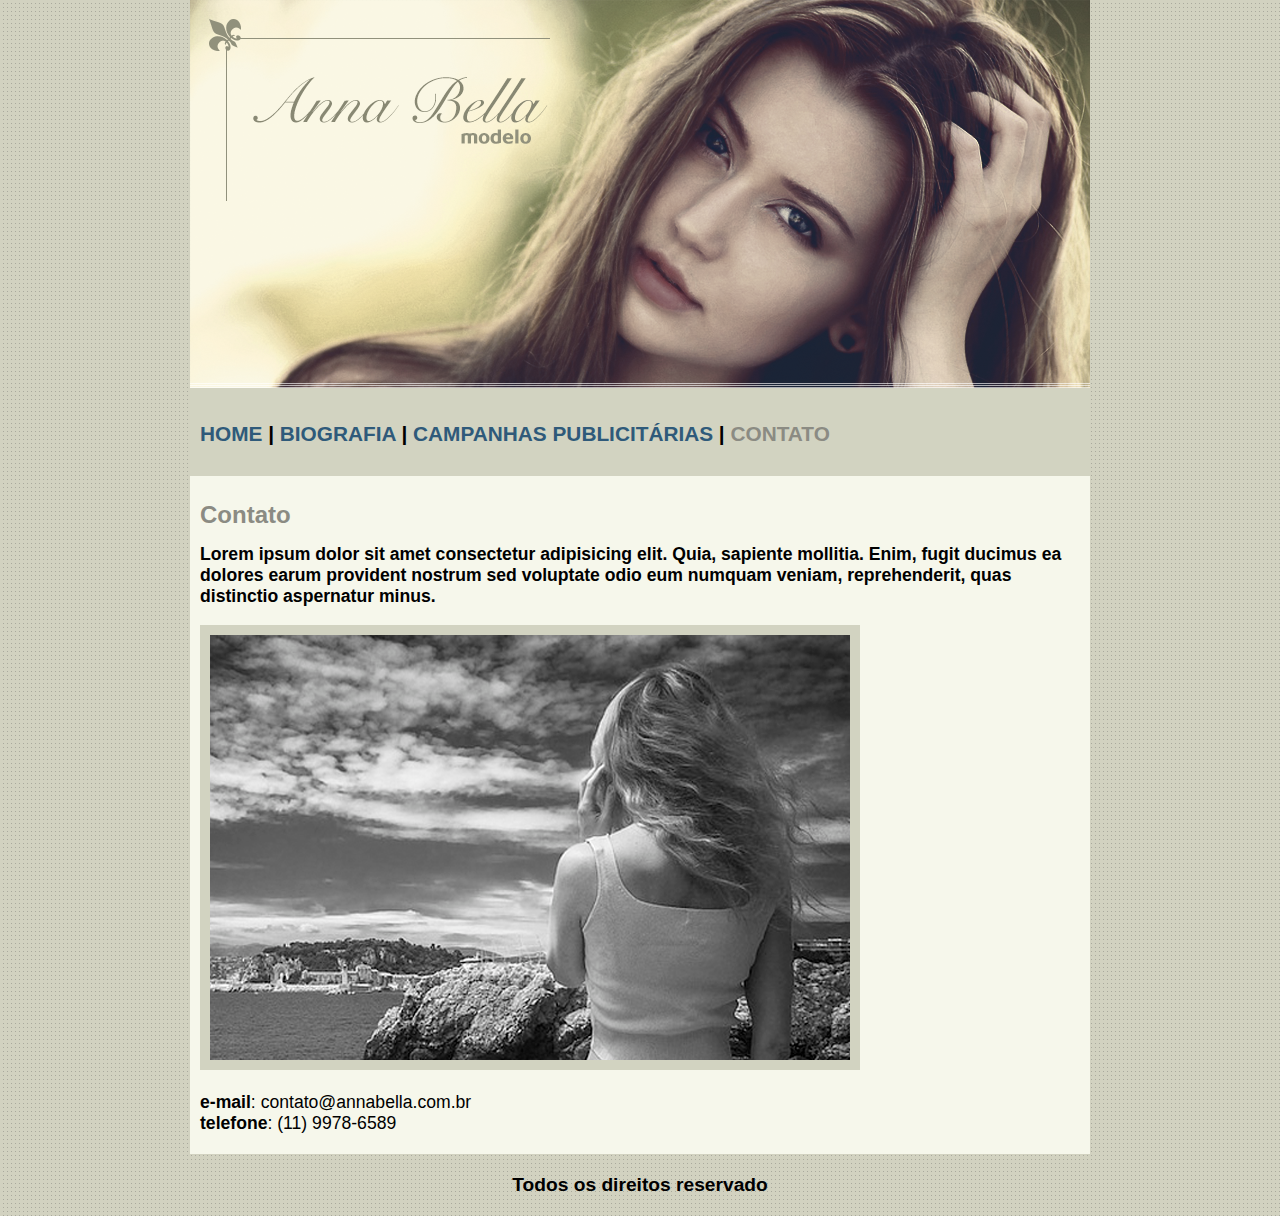
<file: projeto-annabella/contato.html>
<!DOCTYPE html>
<html lang="en">
<head>
    <meta charset="UTF-8">
    <meta http-equiv="X-UA-Compatible" content="IE=edge">
    <meta name="viewport" content="width=device-width, initial-scale=1.0">
    <title>Contato</title>
    <link rel="stylesheet" href="style.css">
</head>
<body id="contato">
    <header>
        <img src="imagens/capa.png" alt="Anna Bella">
        <nav>
            <a href="index.html" class="home">HOME</a> |
            <a href="biografia.html" class="bio">BIOGRAFIA</a> |
            <a href="campanhas.html" class="campanhas">CAMPANHAS PUBLICITÁRIAS</a> |
            <a href="#" class="contato">CONTATO</a>
        </nav>
    </header>
    <main>
       <h2>Contato</h2>
        <p>Lorem ipsum dolor sit amet consectetur adipisicing elit. Quia, sapiente mollitia. Enim, fugit ducimus ea dolores earum provident nostrum sed voluptate odio eum numquam veniam, reprehenderit, quas distinctio aspernatur minus.</p>
        <br>
        <div class="fundoimg">
            <img src="imagens/foto1.png" alt="">
        </div>
        <br>
        <p class="mt"><strong>e-mail</strong>: contato@annabella.com.br</p>
        <p class="mt"><strong>telefone</strong>: (11) 9978-6589</p>
    </main>
    <footer>Todos os direitos reservado</footer>
</body>
</html>
</file>
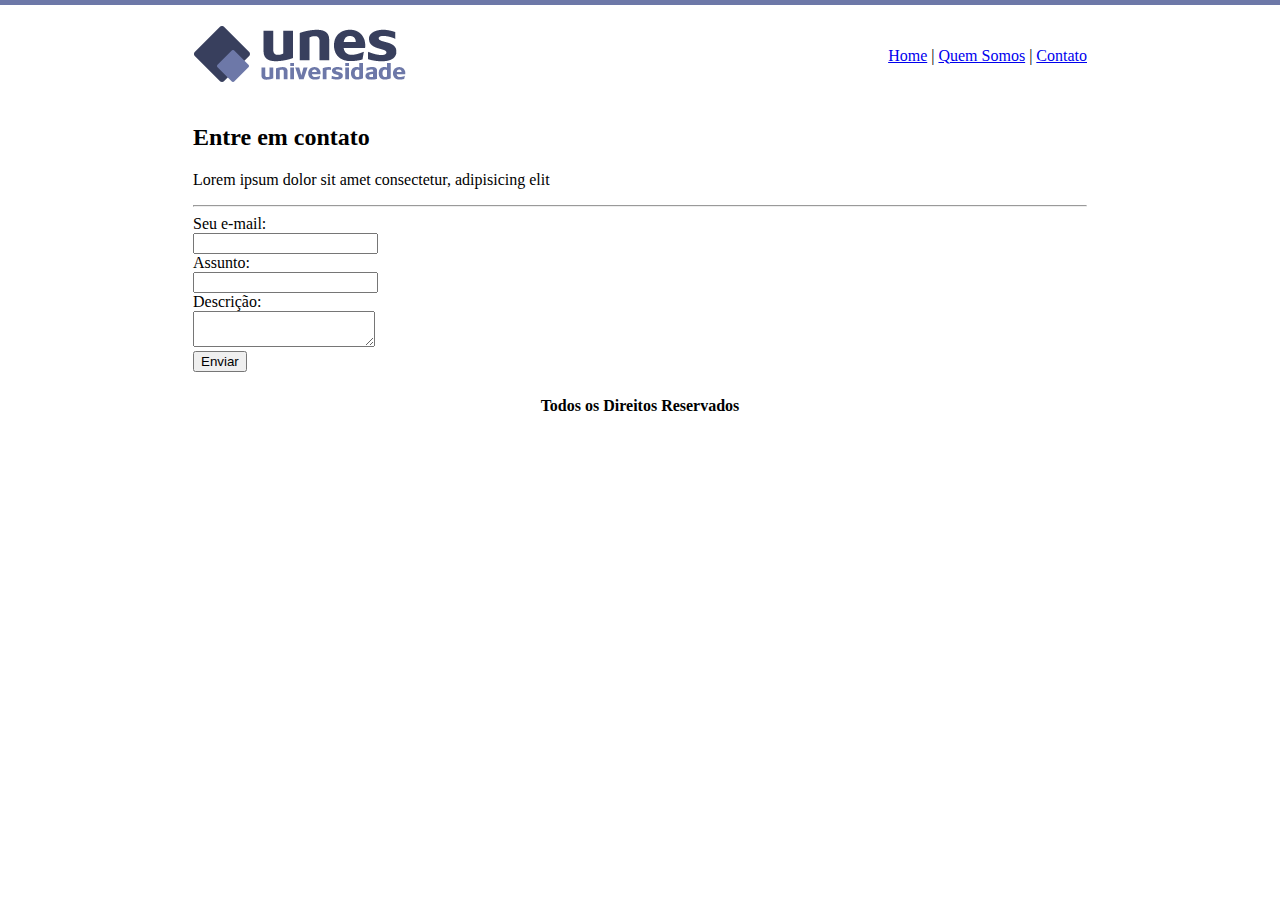
<file: projeto-unes/contato.html>
<!DOCTYPE html>
<html lang="en">
<head>
    <meta charset="UTF-8">
    <meta http-equiv="X-UA-Compatible" content="IE=edge">
    <meta name="viewport" content="width=device-width, initial-scale=1.0">
    <title>UNES - Contato</title>
</head>
<body background="imagens/fundo2.png">
    <table border="0" width="900" align="center">
        <tr>
            <td height="89"><img src="imagens/logo.png" alt=""></td>
            <td align="right"><a href="index.html">Home</a> | <a href="quem-somos.html">Quem Somos</a> | <a href="#">Contato</a></td>
        </tr>
        
        <tr>
            <td colspan="2">
                <h2>Entre em contato</h2>
                <p>Lorem ipsum dolor sit amet consectetur, adipisicing elit</p>
            <hr>
            
                <form action="">
                    Seu e-mail:<br>
                    <input type="text" name="email"><br>

                    Assunto:<br>
                    <input type="text" name="assunto"><br>

                    Descrição:<br>
                    <textarea></textarea><br>

                    <input type="submit" value="Enviar">
                </form>
            </td>
        </tr>

        <tr>
            <td colspan="2" align="center">
                <h4>Todos os Direitos Reservados</h4>
            </td>
        </tr>
    </table>
</body>
</html>
</file>
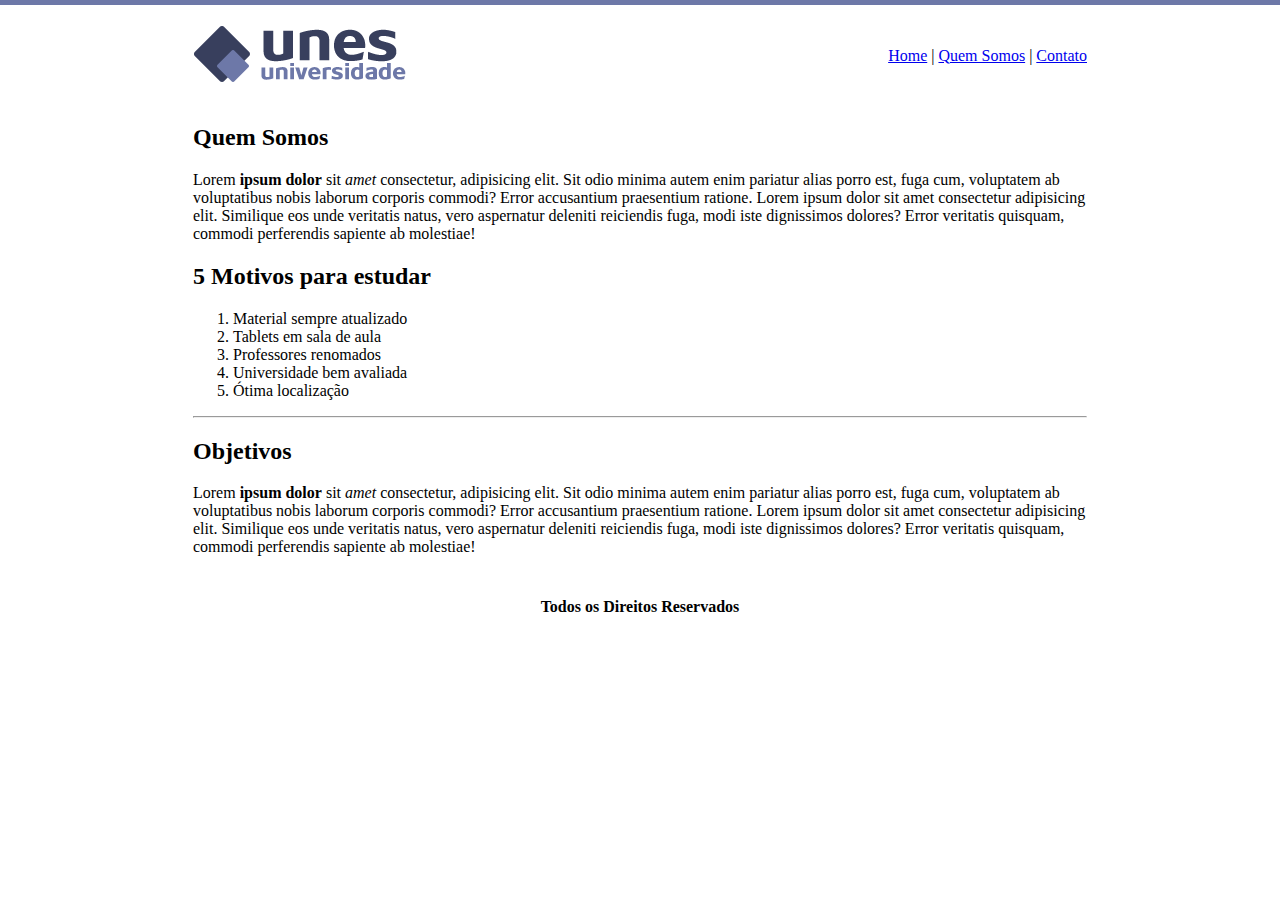
<file: projeto-unes/quem-somos.html>
<!DOCTYPE html>
<html lang="en">
<head>
    <meta charset="UTF-8">
    <meta http-equiv="X-UA-Compatible" content="IE=edge">
    <meta name="viewport" content="width=device-width, initial-scale=1.0">
    <title>UNES - Quem Somos</title>
</head>
<body background="imagens/fundo2.png">
    <table border="0" width="900" align="center">
        <tr>
            <td height="89"><img src="imagens/logo.png" alt=""></td>
            <td align="right"><a href="index.html">Home</a> | <a href="#">Quem Somos</a> | <a href="contato.html">Contato</a></td>
        </tr>
        
        <tr>
            <td colspan="2">
                <h2>Quem Somos</h2>
                <p>Lorem <strong>ipsum dolor</strong> sit <em>amet</em> consectetur, adipisicing elit. Sit odio minima autem enim pariatur alias porro est, fuga cum, voluptatem ab voluptatibus nobis laborum corporis commodi? Error accusantium praesentium ratione. Lorem ipsum dolor sit amet consectetur adipisicing elit. Similique eos unde veritatis natus, vero aspernatur deleniti reiciendis fuga, modi iste dignissimos dolores? Error veritatis quisquam, commodi perferendis sapiente ab molestiae!</p>
                
                <h2>5 Motivos para estudar</h2>
                <ol>
                    <li>Material sempre atualizado</li>
                    <li>Tablets em sala de aula</li>
                    <li>Professores renomados</li>
                    <li>Universidade bem avaliada</li>
                    <li>Ótima localização</li>
                </ol>
                
                <hr>
                
                <h2>Objetivos</h2>
                <p>Lorem <strong>ipsum dolor</strong> sit <em>amet</em> consectetur, adipisicing elit. Sit odio minima autem enim pariatur alias porro est, fuga cum, voluptatem ab voluptatibus nobis laborum corporis commodi? Error accusantium praesentium ratione. Lorem ipsum dolor sit amet consectetur adipisicing elit. Similique eos unde veritatis natus, vero aspernatur deleniti reiciendis fuga, modi iste dignissimos dolores? Error veritatis quisquam, commodi perferendis sapiente ab molestiae!</p>
            </td>
        </tr>

        <tr>
            <td colspan="2" align="center">
                <h4>Todos os Direitos Reservados</h4>
            </td>
        </tr>
    </table>
</body>
</html>
</file>
<file: projeto-android/style.css>
@import url('https://fonts.googleapis.com/css2?family=Bebas+Neue&display=swap'); /* font-family: 'Bebas Neue', cursive; */
@font-face {
    font-family: 'idroid';
    src: url(fontes/idroid.otf);
}

*{
    margin: 0;
    padding: 0;
}

:root{
    --cor0: #c5ebd6;
    --cor1: #83e1ad;
    --cor2: #3ddc84;
    --cor3: #2fa866;
    --cor4: #1a5c37;
    --cor5: #063d1e;

    --fonte-padrao: Arial, Verdana, Helvetica, sans-serif;
    --fonte-destaque: 'Bebas Neue', cursive;
    --fonte-android: 'idroid', cursive;
}

body{
    background-color: var(--cor0);
    font-family: var(--fonte-padrao);
    text-align: justify;
}

a.externo::after{
    content: '\1F517';
}

header{
    background-image: linear-gradient(to bottom, var(--cor3), var(--cor5));
    text-align: center;
    min-height: 150px;
    padding-top: 40px;
}

header h1{
    font-family: var(--fonte-destaque);
    color: white;
    margin-bottom: 20px;
    font-size: 3em;
    text-shadow: 2px 2px 0px rgba(0, 0, 0, 0.267);
    font-weight: normal;
}

header p{
    color: white;
    font-family: var(--fonte-padrao);
    font-size: 1.2em;
    max-width: 600px;
    margin: auto;
    padding-right: 10px;
    padding-left: 10px;
    text-shadow: 2px 2px 0px rgba(0, 0, 0, 0.267);
    padding-bottom: 50px;
}

nav{
    background-color: var(--cor5);
    text-align: center;
    padding: 10px;
    box-shadow: 0px 7px 7px rgba(0, 0, 0, 0.363);
}

nav a{
    color: var(--cor1);
    padding: 10px;
    text-decoration: none;
    font-weight: bold;
    border-radius: 5px;
    transition-duration: 0.2s;
}

nav > a:hover{
    background-color: var(--cor3);
    color: var(--cor5);
}

main{
    background-color: white;
    max-width: 800px;
    min-width: 320px;
    margin: auto;
    padding: 20px;
    box-shadow: 0px 0px 10px black;
    margin-bottom: 20px;
    border-radius: 0px 0px 10px 10px;
}

main img{
    width: 100%;
    display: block;
}

main h1{
    color: var(--cor5);
    font-family: var(--fonte-android);
    background-image: linear-gradient(to right, var(--cor1), transparent);
    text-indent: 8px;
    font-weight: normal;
}

main h2{
    font-family: var(--fonte-android);
    background-image: linear-gradient(to right, var(--cor1), transparent);
    text-indent: 8px;
    font-weight: normal;
}

main p{
    text-align: justify;
    margin: 15px 0px;
    text-indent: 30px;
    font-size: 1em;
    line-height: 1.5em;
}

main strong{
    color: var(--cor4);
    font-weight: bold;
    padding: 2px 6px;
}

main a{
    text-decoration: none;
    font-weight: bold;
    color: var(--cor5);
    background-color: var(--cor1);
    padding: 2px 6px;
}

main a:hover{
    text-decoration: underline;
    color: var(--cor4);
}

.imgbugdroid{
    max-width: 350px;
    margin: auto;
}

div.video{
    background-color: var(--cor5);
    margin: 0px -20px 30px -20px;
    padding: 20px;
    position: relative;
    padding-bottom: 58%;
}

div.video > iframe{
    position: absolute;
    top: 5%;
    left: 5%;
    width: 90%;
    height: 90%;
}

aside{
    background-color: var(--cor1);
    padding: 10px;
    border-radius: 10px;
    box-shadow: 3px 3px 8px rgba(0, 0, 0, 0.274);
}

aside > ul{
    list-style-position: inside;
    columns: 2;
    list-style-type: '\2714\00A0\00A0';
}

aside li{
    text-align: left;
}

aside > h3{
    background-color: var(--cor4);
    color: white;
    padding: 10px;
    margin: -10px -10px 0px -10px;
    border-radius: 10px 10px 0px 0px;
    font-weight: normal;
}

footer{
    background-color: var(--cor5);
    color: white;
    text-align: center;
    font-size: 0.8em;
    padding: 5px;
}

footer a{
    color: white;
    font-weight: bolder;
    text-decoration: none;
}

footer a:hover{
    text-decoration: underline;
    color: var(--cor1);
}
</file>
<file: projeto-annabella/style.css>
*{
    margin: 0;
    padding: 0;
}

:root{
    --cor1: #D2D3C1ff;
    --cor2: rgb(139, 139, 131);
    --cor3: rgb(246, 247, 235);
}

body{
    background-image: url(imagens/fundo.png);
    background-color: var(--cor1);
    font-family: Arial, Helvetica, sans-serif;
    max-width: 900px;
    margin: auto;
}

header{
    background-color: var(--cor1);
}

header img{
    max-width: 100%;
}

header nav{
    padding: 30px 30px 30px 10px;
    font-size: 1.3em;
    font-weight: bold;
}

header a{
    text-decoration: none;
    color: rgb(47, 90, 122);
}

main{
    background-color: var(--cor3);
    padding: 10px 10px 20px 10px;
}

main h2{
    padding-top: 15px;
    padding-bottom: 15px;
    color: var(--cor2);
    font-weight: bolder;
}

main p{
    font-size: 1.1em;
    font-weight: bold;
}

footer{
    text-align: center;
    padding: 20px;
    font-weight: bold;
    font-size: 1.2em;
}

.fundoimg img{
    border: 10px solid var(--cor1);
    max-width: 100%;
}

.mt{
    font-weight: normal;
}

#home header nav .home, #bio header nav .bio, #campanhas header nav .campanhas, #contato header nav .contato{
    color: var(--cor2);
}
</file>
<file: projeto-cordel/style.css>
@import url('https://fonts.googleapis.com/css2?family=Passion+One&family=Sriracha&display=swap');

*{
    padding: 0px;
    margin: 0px;
}

:root{
    --fonte1: Verdana, Geneva, Tahoma, sans-serif;
    --fonte2: 'Passion One', cursive;
    --fonte3: 'Sriracha', cursive;
}

html, body{
    min-height: 100vh;
    background-color: darkgray;
    text-align: justify;
    font-family: var(--fonte1);
}

header{
    background-color: black;
    color: white;
    text-align: center;
}

header > h1{
    padding-top: 50px;
    font-variant: small-caps;
    font-family: var(--fonte2);
    font-size: 10vw;
}

header > p{
    padding-bottom: 50px;
}

a{
    color: white;
    text-decoration: none;
}

a:hover{
    text-decoration: underline;
}

section{
    padding-top: 10vh;
    padding-bottom: 10vh;
    line-height: 2em;
    padding-left: 30px;
    font-family: var(--fonte3);
    font-size: 3vw;
}

section.normal{
    background-color: white;
    color: black;
}

section.imagem{
    background-color: rgba(51, 51, 51);
    color: white;
    box-shadow: inset 6px 6px 13px rgba(0, 0, 0, 0.473);
    background-size: cover;
    background-attachment: fixed;
}

section.imagem > p{
    background-color: rgba(0, 0, 0, 0.514);
    display: inline-block;
    padding: 5px;
    text-shadow: 1px 1px 0px black;
}

section#img01{
    background-image: url(imagens/background001.jpg);
    background-position: right center;

}

section#img02{
    background-image: url(imagens/background002.jpg);
    background-position: right center;
}

footer{
    background-color: black;
    color: white;
    text-align: center;
    padding: 10px;
}
</file>
<file: projeto-newshomepage/style.css>
*{
    margin: 0;
    padding: 0;
}

@import url('https://fonts.googleapis.com/css2?family=Inter:wght@400;700;800&display=swap');

:root{
    --font1: 'Inter', sans-serif;
    --cor1: hsl(35, 77%, 62%);
    --cor2: hsl(5, 85%, 63%);
    --cor3: hsl(36, 100%, 99%);
    --cor4: hsl(233, 8%, 79%);
    --cor5: hsl(236, 13%, 42%);
    --cor6: hsl(240, 100%, 5%);
}

.clear{
    clear: both;
}

body{
    max-width: 1275px;
    min-width: 375px;
    margin: auto;
    font-size: 15px;
    font-family: var(--font1);
    background-color: var(--cor3);
}

header{
    padding-top: 60px;
    padding-bottom: 40px;
}

header img{
    float: left;
}

header nav{
    float: right;
    padding-top: 10px;
}

header a{
    color: black;
    text-decoration: none;
    padding-left: 50px;
}

header a:hover{
    color: var(--cor1);
}

.main1{
    max-width: 890px;
    float: left;
    margin-bottom: 10px;
}

.main1 img{
    max-width: 100%;
}

.main1-2{
    max-width: 400px;
    float: left;
    margin-top: 20px;
}

.main1-2 h2{
    font-size: 4em;
    line-height: 60px;
    font-weight: 800;
}

.main1-2.kop{
    margin-left: 100px;
    font-size: 1.1em;
}

.main1-2.kop{
    max-width: 350px;
}

.main1-2.kop a{
    background-color: var(--cor2);
    font-variant: small-caps;
    color: white;
    padding: 15px 40px;
    line-height: 140px;
    letter-spacing: 2px;
    text-decoration: none;
}

.main1-2.kop a:hover{
    background-color: var(--cor6);
}

.news1{
    max-width: 320px;
    margin-left: 25px;
    float: left;
    font-variant: small-caps;
    background-color: var(--cor6);
    color: white;
    padding: 40px 20px 40px 20px;
}

.news1 h1{
    color: var(--cor1);
    font-size: 3em;
    padding-bottom: 30px;
}

.news1 h2{
    font-size: 1.4em;
    padding-bottom: 20px;
}

.news1 h2:hover{
    color: var(--cor1);
}

.news1 p{
    color: var(--cor4);
}

.news1 hr{
    margin-bottom: 40px;
    margin-top: 40px;
}

.side1{
    float: left;
}

.side1-2{
    float: left;
    width: 350px;
}

.side1-2 img{
    float: left;
    margin-right: 20px;
    max-width: 110px;
}

.side1-2 h2{
    font-size: 2.5em;
    color: var(--cor4);
    padding-bottom: 10px;
}

.side1-2 h3{
    width: 400px;
    padding-bottom: 10px;
    font-weight: 800;
}

.side1-2 h3:hover{
    color: var(--cor2);
}

.side1-2 p{
    max-width: 345px;
    font-size: 14px;
    line-height: 25px;
    color: var(--cor5);
    font-weight: bold;
}

.side1-2.kip{
    margin-right: 107px;
}

footer{
    color: black;
    text-align: center;
    padding: 10px;
    font-size: 13px;
    margin-top: 50px;
}

footer a{
    color: var(--cor1);
}
</file>
